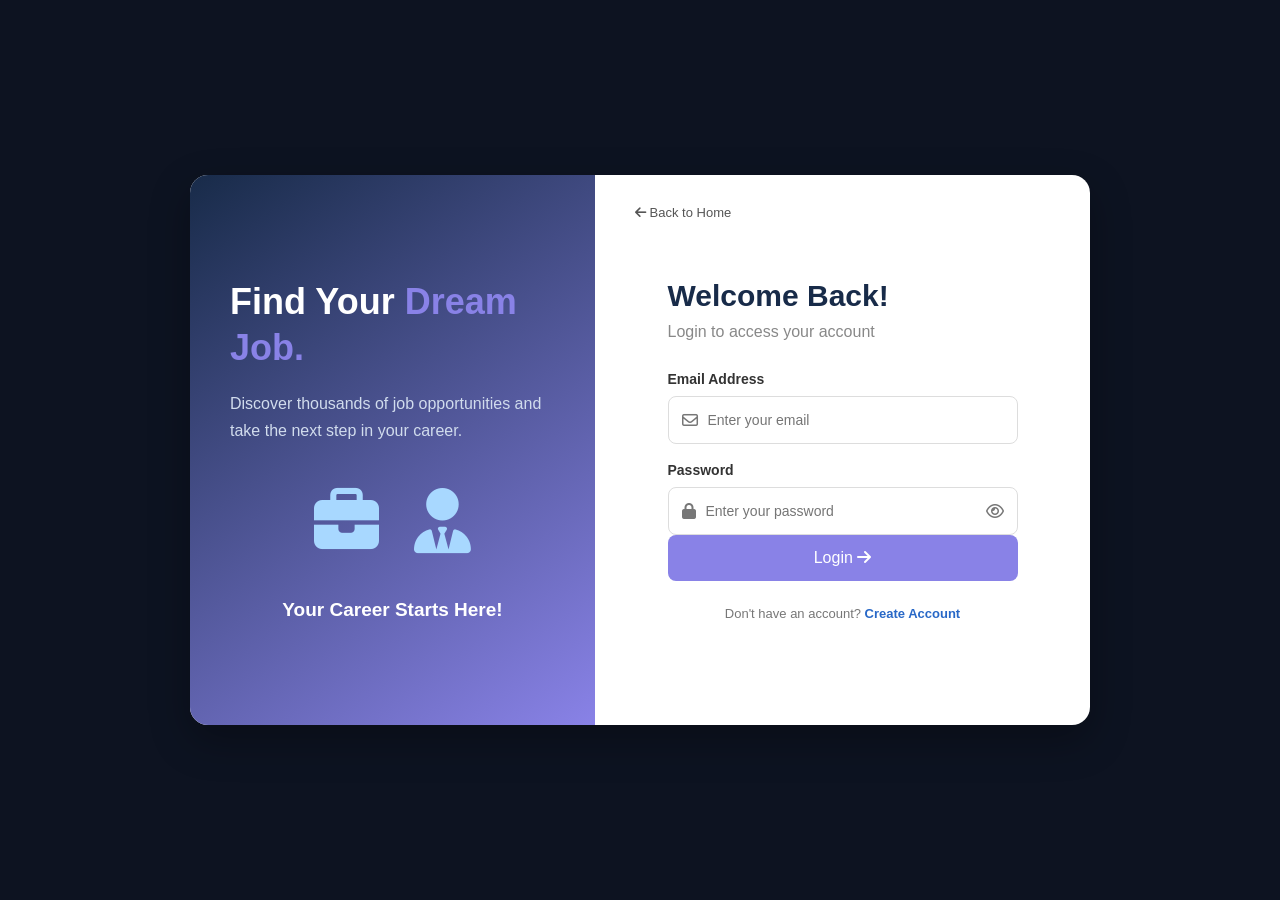
<file: login.html>
<!DOCTYPE html>
<html lang="en">
<head>
    <meta charset="UTF-8">
    <meta name="viewport" content="width=device-width, initial-scale=1.0">
    <title>Login - Job Portal</title>
    <link rel="stylesheet" href="https://cdnjs.cloudflare.com/ajax/libs/font-awesome/6.5.0/css/all.min.css">
    
<link rel="stylesheet" href="css file/login.css">


</head>
<body>

    <div class="login-container">

        <div class="login-left">
            <h1>Find Your <span>Dream Job.</span></h1>
            <p>Discover thousands of job opportunities and take the next step in your career.</p>
            <div class="illustration">
                <i class="fa-solid fa-briefcase"></i>
                <i class="fa-solid fa-user-tie"></i>
            </div>
            <h3>Your Career Starts Here!</h3>
        </div>

        <div class="login-right">
            <a href="index.html" class="back-home">
                <i class="fa-solid fa-arrow-left"></i> Back to Home
            </a>

            <div class="login-form">
                <h2>Welcome Back!</h2>
                <p class="subtitle">Login to access your account</p>


                <form id="loginForm">
                    <div class="success-msg">
                      <i class="fa-solid fa-circle-check"></i>
                     Login Successful! Welcome back.
                     </div>

                    <label>Email Address</label>
                    <div class="input-box">
                        <i class="fa-regular fa-envelope"></i>
                        <input type="email" placeholder="Enter your email" required>
                    </div>

                    <label>Password</label>
                    <div class="input-box">
                        <i class="fa-solid fa-lock"></i>
                        <input type="password" id="password" placeholder="Enter your password" required>
                        <i class="fa-regular fa-eye toggle-password" id="togglePassword"></i>
                    </div>
                       

                    

                    <button type="submit">Login <i class="fa-solid fa-arrow-right"></i></button>
                    

                </form>

                <p class="signup-text">
                    Don't have an account?
                    <a href="signup.html">Create Account</a>
                </p>
            </div>
        </div>

    </div>
<script src="js files/login.js"></script>
    
</body>
</html>
</file>
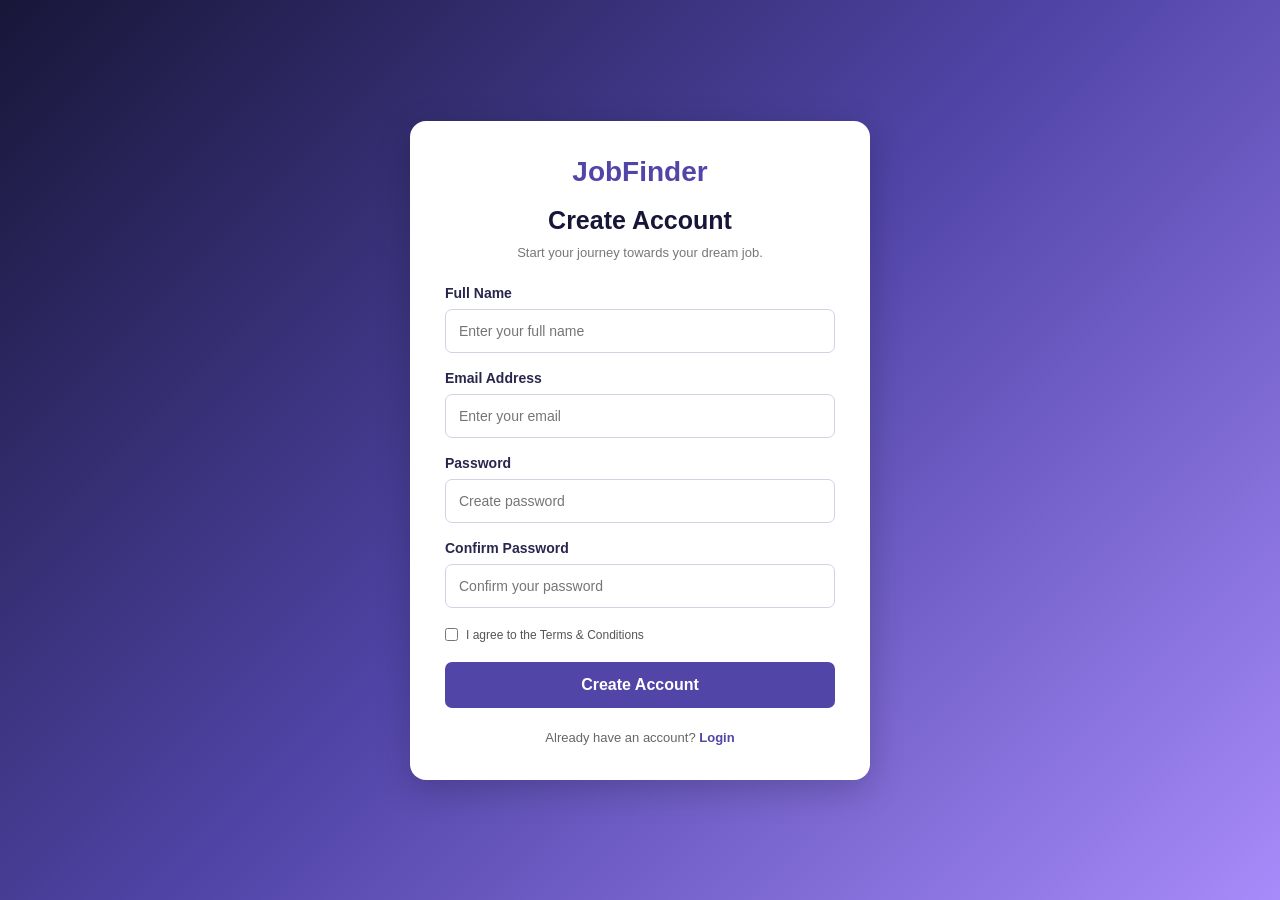
<file: signup.html>
<!DOCTYPE html>
<html lang="en">
<head>
    <meta charset="UTF-8">
    <meta name="viewport" content="width=device-width, initial-scale=1.0">
    <title>JobFinder - Sign Up</title>
    <link rel="stylesheet" href="https://cdnjs.cloudflare.com/ajax/libs/font-awesome/6.5.0/css/all.min.css">

    <link rel="stylesheet" href="css file/signup.css">
</head>
<body>

    <div class="signup-container">

        <div class="signup-box">

            <h1>JobFinder</h1>
            <h2>Create Account</h2>
            <p class="subtitle">Start your journey towards your dream job.</p>

            <div class="success-msg">
                <i>✓</i> Account created successfully!
            </div>

            <form id="signupForm">

                <div class="input-group">
                    <label>Full Name</label>
                    <input type="text" id="name"
                    placeholder="Enter your full name" required>
                </div>

                <div class="input-group">
                    <label>Email Address</label>
                    <input type="email" id="email"
                    placeholder="Enter your email" required>
                </div>

                <div class="input-group">
                    <label>Password</label>
                    <input type="password" id="password"
                    placeholder="Create password"
                    minlength="8" required>
                </div>

                <div class="input-group">
                    <label>Confirm Password</label>
                    <input type="password" id="confirmPassword"
                    placeholder="Confirm your password" required>
                    <p class="error-msg"></p>
                </div>

                <div class="terms">
                    <input type="checkbox" id="terms" required>
                    <label for="terms">
                        I agree to the Terms & Conditions
                    </label>
                </div>

                <button type="submit" id="signupBtn">
                    Create Account
                </button>

            </form>

            <p class="login-link">
                Already have an account?
                <a href="login.html">Login</a>
            </p>

        </div>

    </div>

    <script src="js files/signup.js"></script>
</body>
</html>
</file>
<file: css file/login.css>
* {
    margin: 0;
    padding: 0;
    box-sizing: border-box;
    font-family: Arial, sans-serif;
}

body {
    min-height: 100vh;
    display: flex;
    justify-content: center;
    align-items: center;
    background: #0d1321;
    padding: 25px;
}

.login-container {
    width: 900px;
    min-height: 550px;
    display: flex;
    background: #fff;
    border-radius: 18px;
    overflow: hidden;
    box-shadow: 0 15px 40px rgba(0,0,0,0.3);
}

.login-left {
    width: 45%;
    background: linear-gradient(145deg, #182b49, #8982e7);
    color: white;
    padding: 65px 40px;
    display: flex;
    flex-direction: column;
    justify-content: center;
}

.login-left h1 {
    font-size: 36px;
    line-height: 1.3;
}

.login-left h1 span {
    color: #8982e7;
}

.login-left p {
    color: #d1dced;
    line-height: 1.7;
    margin-top: 18px;
}

.illustration {
    display: flex;
    justify-content: center;
    align-items: center;
    gap: 35px;
    margin: 45px 0;
    font-size: 65px;
    color: #a8d8ff;
}

.login-left h3 {
    text-align: center;
    font-size: 19px;
}

.login-right {
    width: 55%;
    padding: 35px 45px;
    position: relative;
    display: flex;
    align-items: center;
    justify-content: center;
}

.back-home {
    position: absolute;
    top: 30px;
    left: 40px;
    text-decoration: none;
    color: #555;
    font-size: 13px;
}

.login-form {
    width: 100%;
    max-width: 350px;
}

.login-form h2 {
    font-size: 30px;
    color: #182b49;
}

.subtitle {
    color: #888;
    margin: 10px 0 30px;
}

.login-form form > label {
    display: block;
    margin: 18px 0 9px;
    color: #333;
    font-size: 14px;
    font-weight: bold;
}

.input-box {
    display: flex;
    align-items: center;
    border: 1px solid #ddd;
    border-radius: 8px;
    padding: 0 13px;
    height: 48px;
    gap: 10px;
}

.input-box:focus-within {
    border-color: #8982e7;
}

.input-box i {
    color: #777;
}

.input-box input {
    border: none;
    outline: none;
    width: 100%;
    font-size: 14px;
}

.toggle-password {
    cursor: pointer;
}

.form-options {
    display: flex;
    justify-content: space-between;
    align-items: center;
    margin: 20px 0;
    font-size: 12px;
}

.remember {
    display: flex;
    gap: 6px;
    align-items: center;
}

.form-options a,
.signup-text a {
    color: #2868c7;
    text-decoration: none;
    font-weight: bold;
}

button {
    width: 100%;
    padding: 14px;
    border: none;
    border-radius: 8px;
    background: #8982e7;
    color: white;
    font-size: 16px;
    cursor: pointer;
    transition: 0.3s;
}

button:hover {
    background: #8982e7;
}

.signup-text {
    text-align: center;
    margin-top: 25px;
    font-size: 13px;
    color: #777;
}
.success-msg {
    display: none;
    background-color: #e8f8ee;
    color: #198754;
    border: 1px solid #a3dfb8;
    padding: 12px;
    border-radius: 8px;
    font-size: 14px;
    margin-bottom: 20px;
    align-items: center;
    gap: 8px;
}

.success-msg.succ {
    display: flex;
}


@media (max-width: 700px) {
    .login-container {
        width: 100%;
    }

    .login-left {
        display: none;
    }

    .login-right {
        width: 100%;
        min-height: 550px;
        padding: 60px 25px 30px;
    }

    .back-home {
        left: 25px;
    }
}
</file>
<file: css file/signup.css>
* {
    margin: 0;
    padding: 0;
    box-sizing: border-box;
    font-family: Arial, sans-serif;
}

body {
    background: linear-gradient(135deg, #171638, #5145A8, #A78BFA);
    min-height: 100vh;
    display: flex;
    justify-content: center;
    align-items: center;
    padding: 25px;
}

.signup-container {
    width: 100%;
    max-width: 460px;
}

.signup-box {
    background: #ffffff;
    padding: 35px;
    border-radius: 16px;
    box-shadow: 0 10px 35px rgba(0,0,0,0.2);
}

.signup-box h1 {
    color: #5145A8;
    text-align: center;
    font-size: 28px;
    margin-bottom: 18px;
}

.signup-box h2 {
    color: #171638;
    text-align: center;
    font-size: 25px;
}

.subtitle {
    text-align: center;
    color: #777;
    font-size: 13px;
    margin: 10px 0 25px;
}

.input-group {
    margin-bottom: 17px;
}

.input-group label {
    display: block;
    color: #29264d;
    font-size: 14px;
    font-weight: 600;
    margin-bottom: 8px;
}

.input-group input {
    width: 100%;
    padding: 13px;
    border: 1px solid #d5d0e8;
    border-radius: 7px;
    outline: none;
    font-size: 14px;
}

.input-group input:focus {
    border-color: #7158d5;
    box-shadow: 0 0 5px rgba(113,88,213,0.2);
}

.input-group input.input-error {
    border-color: #e53935;
}

.error-msg {
    color: #e53935;
    font-size: 12px;
    margin-top: 6px;
}

.terms {
    display: flex;
    align-items: center;
    gap: 8px;
    margin: 20px 0;
    font-size: 12px;
    color: #555;
}

.terms input {
    accent-color: #5145A8;
}

button {
    width: 100%;
    padding: 14px;
    border: none;
    border-radius: 7px;
    background: #5145A8;
    color: white;
    font-size: 16px;
    font-weight: 600;
    cursor: pointer;
    transition: 0.3s;
}

button:hover {
    background: #342b7c;
}

.login-link {
    text-align: center;
    margin-top: 22px;
    font-size: 13px;
    color: #666;
}

.login-link a {
    color: #5145A8;
    font-weight: bold;
    text-decoration: none;
}

.success-msg {
    display: none;
    background: #e8f8ee;
    color: #198754;
    border: 1px solid #a3dfb8;
    padding: 12px;
    border-radius: 7px;
    margin-bottom: 18px;
    font-size: 13px;
}

.success-msg.show {
    display: block;
}

@media(max-width: 480px) {
    .signup-box {
        padding: 25px 20px;
    }
}
</file>
